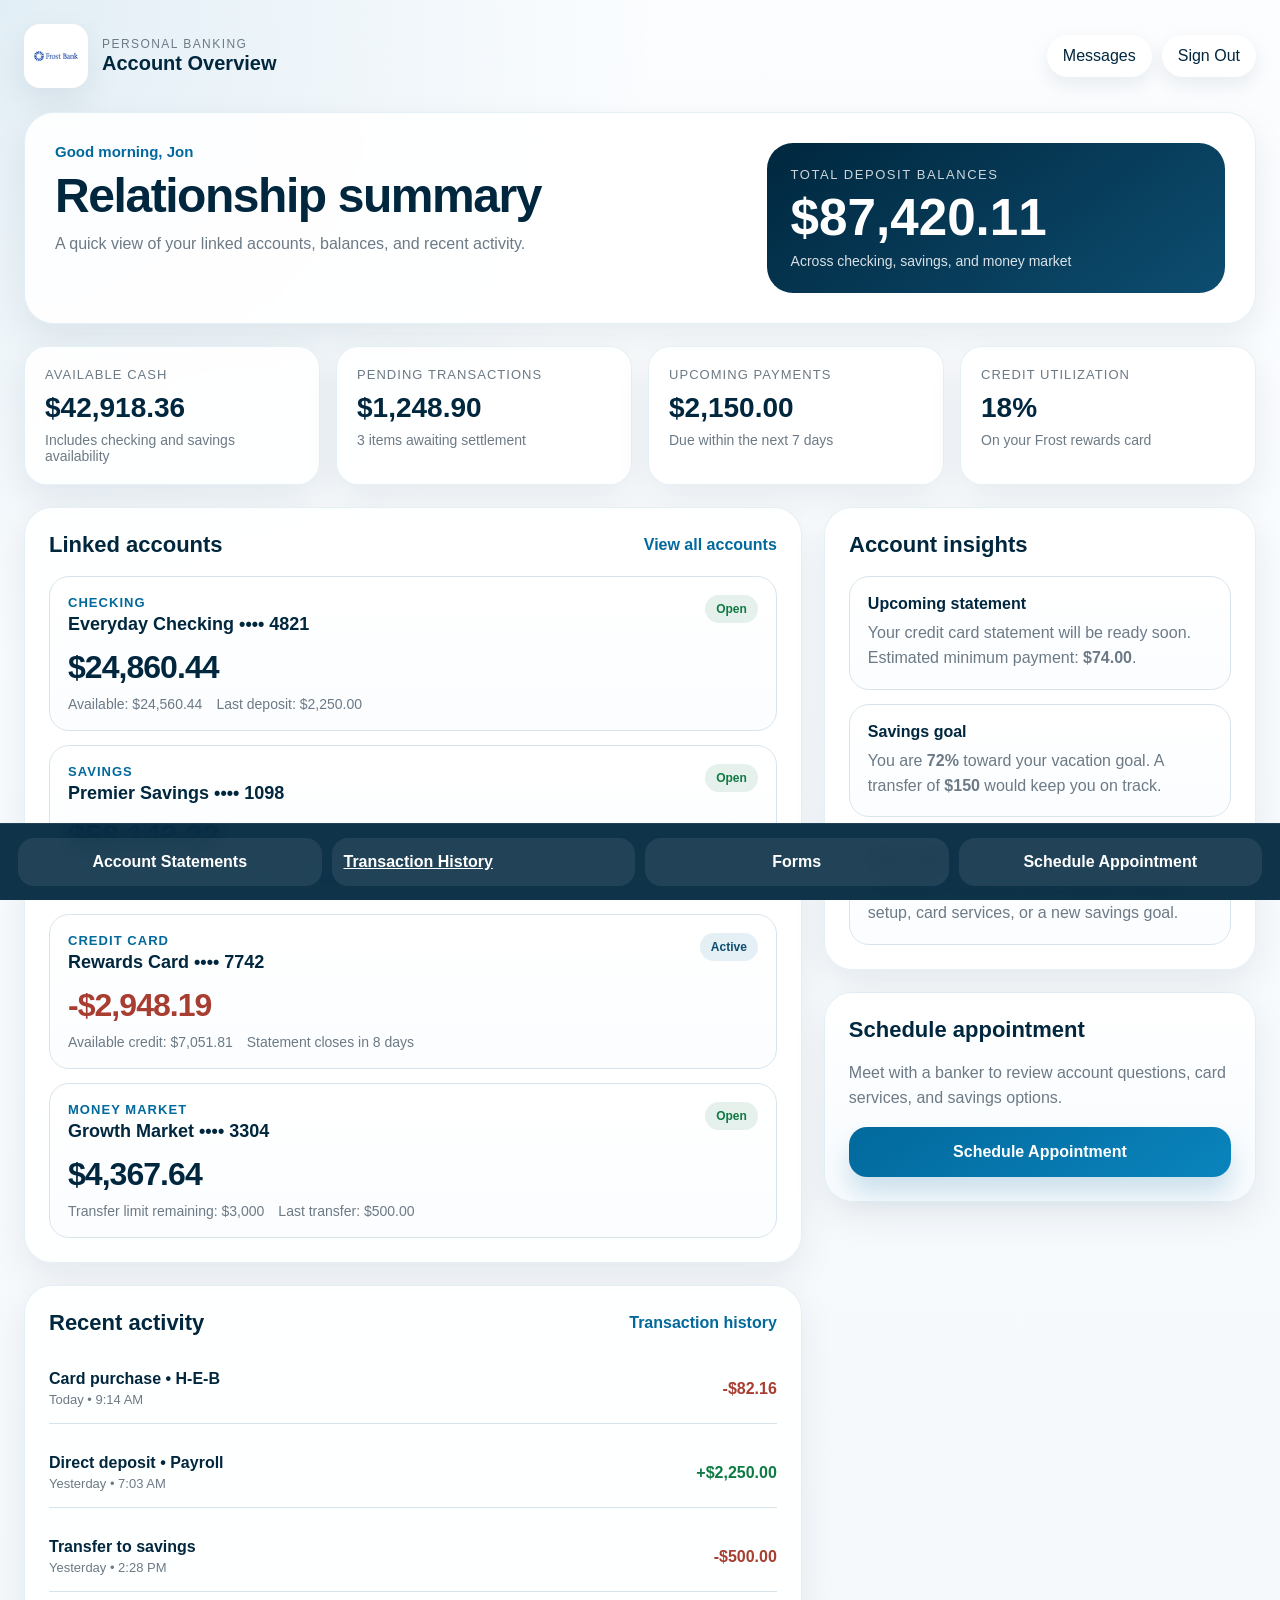
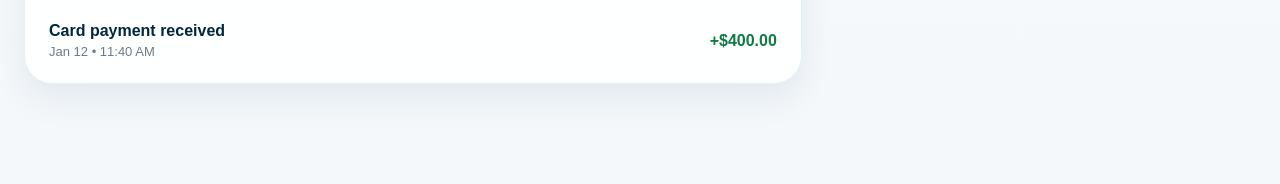
<file: index.html>
<!doctype html>
<html lang="en">
  <head>
    <meta charset="UTF-8" />
    <meta name="viewport" content="width=device-width, initial-scale=1.0" />
    <title>Frost Bank | Account Overview</title>
    <style>
      :root {
        --primary: #02699c;
        --primary-dark: #00273e;
        --bg: #f4f8fb;
        --card: #ffffff;
        --text: #163042;
        --muted: #6c7a86;
        --line: #d8e4ec;
        --shadow: 0 14px 35px rgba(0, 39, 62, 0.08);
        --radius: 22px;
      }

      * {
        box-sizing: border-box;
      }

      html {
        scroll-behavior: smooth;
      }

      body {
        margin: 0;
        font-family: Inter, "Segoe UI", Roboto, Helvetica, Arial, sans-serif;
        background:
          radial-gradient(circle at top left, rgba(2, 105, 156, 0.10), transparent 30%),
          linear-gradient(180deg, #fbfdff 0%, var(--bg) 100%);
        color: var(--text);
      }

      .page-shell {
        min-height: 100vh;
        padding: 24px 24px 100px;
      }

      .topbar {
        display: flex;
        align-items: center;
        justify-content: space-between;
        gap: 20px;
        max-width: 1280px;
        margin: 0 auto 24px;
      }

      .brand {
        display: flex;
        align-items: center;
        gap: 14px;
      }

      .brand-logo {
        width: 64px;
        height: 64px;
        object-fit: contain;
        background: #fff;
        border-radius: 16px;
        padding: 8px;
        box-shadow: var(--shadow);
      }

      .brand-copy {
        line-height: 1.1;
      }

      .brand-kicker {
        font-size: 12px;
        text-transform: uppercase;
        letter-spacing: 0.12em;
        color: var(--muted);
      }

      .brand-name {
        font-size: 20px;
        font-weight: 700;
        color: var(--primary-dark);
      }

      .topbar-actions {
        display: flex;
        gap: 10px;
        flex-wrap: wrap;
      }

      .ghost-btn,
      .text-btn,
      .primary-btn,
      .bottom-btn {
        border: 0;
        cursor: pointer;
        font: inherit;
        transition: transform 0.18s ease, box-shadow 0.18s ease, background 0.18s ease;
      }

      .ghost-btn {
        background: #fff;
        color: var(--primary-dark);
        padding: 12px 16px;
        border-radius: 999px;
        box-shadow: 0 8px 20px rgba(0, 39, 62, 0.08);
      }

      .ghost-btn:hover,
      .text-btn:hover,
      .primary-btn:hover,
      .bottom-btn:hover {
        transform: translateY(-1px);
      }

      .dashboard {
        max-width: 1280px;
        margin: 0 auto;
      }

      .hero {
        display: grid;
        grid-template-columns: 1.35fr 0.9fr;
        gap: 24px;
        align-items: stretch;
        margin-bottom: 22px;
      }

      .hero,
      .panel,
      .metric-card {
        background: rgba(255, 255, 255, 0.9);
        border: 1px solid rgba(2, 105, 156, 0.10);
        box-shadow: var(--shadow);
        backdrop-filter: blur(8px);
      }

      .hero {
        border-radius: 30px;
        padding: 30px;
      }

      .eyebrow {
        margin: 0 0 8px;
        color: var(--primary);
        font-size: 15px;
        font-weight: 700;
      }

      .hero h1 {
        margin: 0;
        font-size: clamp(30px, 4vw, 48px);
        color: var(--primary-dark);
        letter-spacing: -0.03em;
      }

      .hero-text {
        margin: 12px 0 0;
        color: var(--muted);
        max-width: 58ch;
      }

      .hero-balance {
        border-radius: 26px;
        padding: 24px;
        background: linear-gradient(145deg, var(--primary-dark), #0d4d70);
        color: #fff;
        display: flex;
        flex-direction: column;
        justify-content: center;
      }

      .hero-label {
        font-size: 13px;
        text-transform: uppercase;
        letter-spacing: 0.12em;
        opacity: 0.8;
      }

      .hero-value {
        font-size: clamp(34px, 4vw, 54px);
        font-weight: 800;
        margin-top: 10px;
        line-height: 1;
      }

      .hero-subtext {
        margin-top: 10px;
        font-size: 14px;
        opacity: 0.85;
      }

      .metrics {
        display: grid;
        grid-template-columns: repeat(4, minmax(0, 1fr));
        gap: 16px;
        margin-bottom: 22px;
      }

      .metric-card {
        border-radius: 22px;
        padding: 20px;
      }

      .metric-label {
        color: var(--muted);
        font-size: 13px;
        text-transform: uppercase;
        letter-spacing: 0.08em;
        margin-bottom: 10px;
      }

      .metric-value {
        color: var(--primary-dark);
        font-size: 28px;
        font-weight: 800;
      }

      .metric-subtext {
        margin-top: 8px;
        color: var(--muted);
        font-size: 14px;
      }

      .content-grid {
        display: grid;
        grid-template-columns: 1.35fr 0.75fr;
        gap: 22px;
        align-items: start;
      }

      .left-column,
      .right-column {
        display: grid;
        gap: 22px;
      }

      .panel {
        border-radius: 28px;
        padding: 24px;
      }

      .panel-header {
        display: flex;
        justify-content: space-between;
        align-items: center;
        gap: 12px;
        margin-bottom: 18px;
      }

      .panel-header h2 {
        margin: 0;
        color: var(--primary-dark);
        font-size: 22px;
      }

      .text-btn {
        background: transparent;
        color: var(--primary);
        padding: 0;
        font-weight: 700;
      }

      .account-list,
      .activity-list {
        display: grid;
        gap: 14px;
      }

      .account-card,
      .insight-card {
        border: 1px solid var(--line);
        border-radius: 20px;
        background: linear-gradient(180deg, #fff 0%, #fbfdff 100%);
      }

      .account-card {
        padding: 18px;
      }

      .account-top {
        display: flex;
        justify-content: space-between;
        gap: 16px;
        align-items: start;
        margin-bottom: 14px;
      }

      .account-type {
        color: var(--primary);
        font-size: 13px;
        font-weight: 800;
        text-transform: uppercase;
        letter-spacing: 0.08em;
      }

      .account-name {
        margin-top: 4px;
        font-size: 18px;
        font-weight: 700;
        color: var(--primary-dark);
      }

      .status-pill {
        white-space: nowrap;
        padding: 7px 11px;
        border-radius: 999px;
        font-size: 12px;
        font-weight: 700;
      }

      .status-pill.positive {
        color: #0f7a43;
        background: rgba(15, 122, 67, 0.10);
      }

      .status-pill.neutral {
        color: #0d4d70;
        background: rgba(2, 105, 156, 0.10);
      }

      .account-balance {
        font-size: 32px;
        font-weight: 800;
        letter-spacing: -0.03em;
        color: var(--primary-dark);
      }

      .account-balance.negative {
        color: #a83d31;
      }

      .account-meta {
        display: flex;
        gap: 14px;
        flex-wrap: wrap;
        margin-top: 10px;
        color: var(--muted);
        font-size: 14px;
      }

      .activity-item {
        display: flex;
        justify-content: space-between;
        gap: 16px;
        align-items: center;
        padding: 16px 0;
        border-bottom: 1px solid var(--line);
      }

      .activity-item:last-child {
        border-bottom: 0;
        padding-bottom: 0;
      }

      .activity-title {
        font-weight: 700;
        color: var(--primary-dark);
      }

      .activity-subtitle {
        margin-top: 4px;
        color: var(--muted);
        font-size: 13px;
      }

      .activity-amount {
        font-weight: 800;
        font-size: 16px;
        white-space: nowrap;
      }

      .activity-amount.positive {
        color: #0f7a43;
      }

      .activity-amount.negative {
        color: #a83d31;
      }

      .right-column .panel {
        position: relative;
      }

      .insight-card {
        padding: 18px;
        margin-bottom: 14px;
      }

      .insight-card:last-child {
        margin-bottom: 0;
      }

      .insight-title {
        font-weight: 800;
        color: var(--primary-dark);
        margin-bottom: 8px;
      }

      .insight-card p,
      .appointment-copy {
        margin: 0;
        color: var(--muted);
        line-height: 1.55;
      }

      .appointment-panel {
        background: linear-gradient(180deg, #ffffff 0%, #f7fbfe 100%);
      }

      .primary-btn {
        margin-top: 16px;
        width: 100%;
        background: linear-gradient(145deg, var(--primary), #0a84bd);
        color: white;
        padding: 16px 18px;
        border-radius: 18px;
        font-weight: 800;
        box-shadow: 0 16px 24px rgba(2, 105, 156, 0.18);
      }

      .bottom-actions {
        position: fixed;
        left: 0;
        right: 0;
        bottom: 0;
        display: grid;
        grid-template-columns: repeat(4, minmax(0, 1fr));
        gap: 10px;
        padding: 14px 18px;
        background: rgba(0, 39, 62, 0.94);
        backdrop-filter: blur(10px);
        border-top: 1px solid rgba(255, 255, 255, 0.08);
      }

      .bottom-btn {
        background: rgba(255, 255, 255, 0.08);
        color: #fff;
        padding: 15px 12px;
        border-radius: 16px;
        font-weight: 700;
      }

      .bottom-btn:hover {
        background: rgba(255, 255, 255, 0.14);
      }

      .toast {
        position: fixed;
        right: 18px;
        bottom: 86px;
        min-width: 240px;
        max-width: 360px;
        padding: 14px 16px;
        border-radius: 16px;
        background: var(--primary-dark);
        color: #fff;
        box-shadow: var(--shadow);
        opacity: 0;
        transform: translateY(10px);
        pointer-events: none;
        transition: opacity 0.22s ease, transform 0.22s ease;
      }

      .toast.show {
        opacity: 1;
        transform: translateY(0);
      }

      @media (max-width: 1080px) {
        .metrics {
          grid-template-columns: repeat(2, minmax(0, 1fr));
        }

        .hero,
        .content-grid {
          grid-template-columns: 1fr;
        }
      }

      @media (max-width: 720px) {
        .page-shell {
          padding: 18px 16px 110px;
        }

        .topbar {
          align-items: start;
          flex-direction: column;
        }

        .topbar-actions {
          width: 100%;
        }

        .ghost-btn {
          flex: 1;
        }

        .metrics {
          grid-template-columns: 1fr;
        }

        .account-top,
        .activity-item,
        .panel-header {
          align-items: start;
          flex-direction: column;
        }

        .bottom-actions {
          grid-template-columns: 1fr 1fr;
        }
      }
    </style>
  </head>
  <body>
    <div class="page-shell">
      <header class="topbar">
        <div class="brand">
          <img class="brand-logo" src="frost logo.png" alt="Frost Bank logo" />
          <div class="brand-copy">
            <div class="brand-kicker">Personal Banking</div>
            <div class="brand-name">Account Overview</div>
          </div>
        </div>

        <div class="topbar-actions">
          <button class="ghost-btn">Messages</button>
          <button class="ghost-btn">Sign Out</button>
        </div>
      </header>

      <main class="dashboard">
        <section class="hero">
          <div>
            <p class="eyebrow" id="greeting">Good morning, Jon</p>
            <h1>Relationship summary</h1>
            <p class="hero-text">
              A quick view of your linked accounts, balances, and recent activity.
            </p>
          </div>

          <div class="hero-balance">
            <div class="hero-label">Total deposit balances</div>
            <div class="hero-value">$87,420.11</div>
            <div class="hero-subtext">Across checking, savings, and money market</div>
          </div>
        </section>

        <section class="metrics">
          <article class="metric-card">
            <div class="metric-label">Available cash</div>
            <div class="metric-value">$42,918.36</div>
            <div class="metric-subtext">Includes checking and savings availability</div>
          </article>

          <article class="metric-card">
            <div class="metric-label">Pending transactions</div>
            <div class="metric-value">$1,248.90</div>
            <div class="metric-subtext">3 items awaiting settlement</div>
          </article>

          <article class="metric-card">
            <div class="metric-label">Upcoming payments</div>
            <div class="metric-value">$2,150.00</div>
            <div class="metric-subtext">Due within the next 7 days</div>
          </article>

          <article class="metric-card">
            <div class="metric-label">Credit utilization</div>
            <div class="metric-value">18%</div>
            <div class="metric-subtext">On your Frost rewards card</div>
          </article>
        </section>

        <section class="content-grid">
          <div class="left-column">
            <section class="panel">
              <div class="panel-header">
                <h2>Linked accounts</h2>
                <button class="text-btn">View all accounts</button>
              </div>

              <div class="account-list">
                <article class="account-card">
                  <div class="account-top">
                    <div>
                      <div class="account-type">Checking</div>
                      <div class="account-name">Everyday Checking •••• 4821</div>
                    </div>
                    <span class="status-pill positive">Open</span>
                  </div>
                  <div class="account-balance">$24,860.44</div>
                  <div class="account-meta">
                    <span>Available: $24,560.44</span>
                    <span>Last deposit: $2,250.00</span>
                  </div>
                </article>

                <article class="account-card">
                  <div class="account-top">
                    <div>
                      <div class="account-type">Savings</div>
                      <div class="account-name">Premier Savings •••• 1098</div>
                    </div>
                    <span class="status-pill positive">Open</span>
                  </div>
                  <div class="account-balance">$58,143.22</div>
                  <div class="account-meta">
                    <span>Interest earned this month: $84.19</span>
                    <span>Goal progress: 72%</span>
                  </div>
                </article>

                <article class="account-card">
                  <div class="account-top">
                    <div>
                      <div class="account-type">Credit Card</div>
                      <div class="account-name">Rewards Card •••• 7742</div>
                    </div>
                    <span class="status-pill neutral">Active</span>
                  </div>
                  <div class="account-balance negative">-$2,948.19</div>
                  <div class="account-meta">
                    <span>Available credit: $7,051.81</span>
                    <span>Statement closes in 8 days</span>
                  </div>
                </article>

                <article class="account-card">
                  <div class="account-top">
                    <div>
                      <div class="account-type">Money Market</div>
                      <div class="account-name">Growth Market •••• 3304</div>
                    </div>
                    <span class="status-pill positive">Open</span>
                  </div>
                  <div class="account-balance">$4,367.64</div>
                  <div class="account-meta">
                    <span>Transfer limit remaining: $3,000</span>
                    <span>Last transfer: $500.00</span>
                  </div>
                </article>
              </div>
            </section>

            <section class="panel">
              <div class="panel-header">
                <h2>Recent activity</h2>
                <button class="text-btn">Transaction history</button>
              </div>

              <div class="activity-list">
                <div class="activity-item">
                  <div>
                    <div class="activity-title">Card purchase • H-E-B</div>
                    <div class="activity-subtitle">Today • 9:14 AM</div>
                  </div>
                  <div class="activity-amount negative">-$82.16</div>
                </div>

                <div class="activity-item">
                  <div>
                    <div class="activity-title">Direct deposit • Payroll</div>
                    <div class="activity-subtitle">Yesterday • 7:03 AM</div>
                  </div>
                  <div class="activity-amount positive">+$2,250.00</div>
                </div>

                <div class="activity-item">
                  <div>
                    <div class="activity-title">Transfer to savings</div>
                    <div class="activity-subtitle">Yesterday • 2:28 PM</div>
                  </div>
                  <div class="activity-amount negative">-$500.00</div>
                </div>

                <div class="activity-item">
                  <div>
                    <div class="activity-title">Card payment received</div>
                    <div class="activity-subtitle">Jan 12 • 11:40 AM</div>
                  </div>
                  <div class="activity-amount positive">+$400.00</div>
                </div>
              </div>
            </section>
          </div>

          <aside class="right-column">
            <section class="panel">
              <div class="panel-header">
                <h2>Account insights</h2>
              </div>

              <div class="insight-card">
                <div class="insight-title">Upcoming statement</div>
                <p>
                  Your credit card statement will be ready soon. Estimated minimum payment:
                  <strong>$74.00</strong>.
                </p>
              </div>

              <div class="insight-card">
                <div class="insight-title">Savings goal</div>
                <p>
                  You are <strong>72%</strong> toward your vacation goal. A transfer of
                  <strong>$150</strong> would keep you on track.
                </p>
              </div>

              <div class="insight-card">
                <div class="insight-title">Need help?</div>
                <p>
                  Schedule an appointment to discuss account setup, card services, or a
                  new savings goal.
                </p>
              </div>
            </section>

            <section class="panel appointment-panel" id="appointment-panel">
              <div class="panel-header">
                <h2>Schedule appointment</h2>
              </div>

              <p class="appointment-copy">
                Meet with a banker to review account questions, card services, and
                savings options.
              </p>

              <button class="primary-btn" id="scheduleBtn">Schedule Appointment</button>
            </section>
          </aside>
        </section>
      </main>

      <nav class="bottom-actions" aria-label="Quick actions">
        <button class="bottom-btn" data-target="statements">Account Statements</button>
        <a class="bottom-btn" href="https://ealjim.github.io/frost/transaction.html">
  Transaction History
</a>
        <button class="bottom-btn" data-target="forms">Forms</button>
        <button class="bottom-btn" data-target="appointment-panel">Schedule Appointment</button>
      </nav>

      <div class="toast" id="toast" aria-live="polite" aria-atomic="true"></div>
    </div>

    <script>
      const greetingEl = document.getElementById("greeting");
      const toastEl = document.getElementById("toast");
      const scheduleBtn = document.getElementById("scheduleBtn");
      const bottomButtons = document.querySelectorAll(".bottom-btn");

      function setGreeting() {
        const hour = new Date().getHours();
        let greeting = "Good morning, Jon";

        if (hour >= 12 && hour < 17) {
          greeting = "Good afternoon, Jon";
        } else if (hour >= 17) {
          greeting = "Good evening, Jon";
        }

        greetingEl.textContent = greeting;
      }

      function showToast(message) {
        toastEl.textContent = message;
        toastEl.classList.add("show");

        window.clearTimeout(window.toastTimer);
        window.toastTimer = window.setTimeout(() => {
          toastEl.classList.remove("show");
        }, 2400);
      }

      setGreeting();

      scheduleBtn.addEventListener("click", () => {
        showToast("Appointment request started. A banker will contact you shortly.");
        document.getElementById("appointment-panel").scrollIntoView({
          behavior: "smooth",
          block: "start",
        });
      });

      bottomButtons.forEach((button) => {
        button.addEventListener("click", () => {
          const target = button.dataset.target;

          if (target === "appointment-panel") {
            document.getElementById(target).scrollIntoView({
              behavior: "smooth",
              block: "start",
            });
            showToast("Opening appointment section.");
            return;
          }

          if (target === "statements") {
            showToast("Account statements opened.");
          } else if (target === "history") {
            showToast("Transaction history opened.");
          } else if (target === "forms") {
            showToast("Forms section opened.");
          }
        });
      });
    </script>
  </body>
</html>
</file>
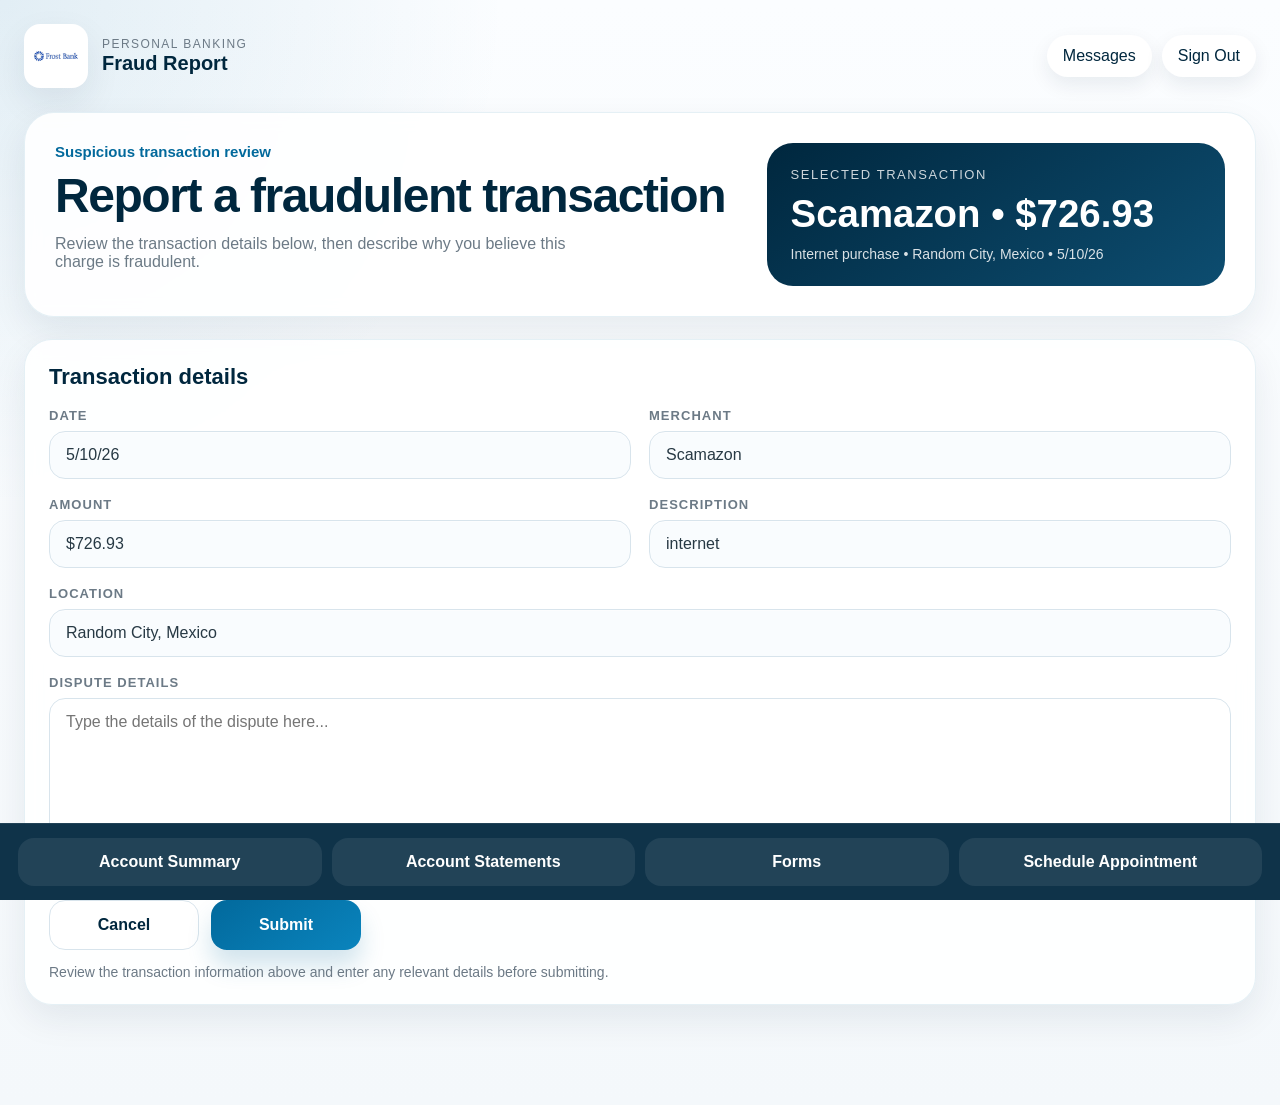
<file: fraud-report.html>
<!doctype html>
<html lang="en">
  <head>
    <meta charset="UTF-8" />
    <meta name="viewport" content="width=device-width, initial-scale=1.0" />
    <title>Frost Bank | Fraud Report</title>
    <style>
      :root {
        --primary: #02699c;
        --primary-dark: #00273e;
        --bg: #f4f8fb;
        --card: #ffffff;
        --text: #163042;
        --muted: #6c7a86;
        --line: #d8e4ec;
        --shadow: 0 14px 35px rgba(0, 39, 62, 0.08);
      }

      * {
        box-sizing: border-box;
      }

      html {
        scroll-behavior: smooth;
      }

      body {
        margin: 0;
        font-family: Inter, "Segoe UI", Roboto, Helvetica, Arial, sans-serif;
        background:
          radial-gradient(circle at top left, rgba(2, 105, 156, 0.10), transparent 30%),
          linear-gradient(180deg, #fbfdff 0%, var(--bg) 100%);
        color: var(--text);
      }

      .page-shell {
        min-height: 100vh;
        padding: 24px 24px 100px;
      }

      .topbar {
        display: flex;
        align-items: center;
        justify-content: space-between;
        gap: 20px;
        max-width: 1280px;
        margin: 0 auto 24px;
      }

      .brand {
        display: flex;
        align-items: center;
        gap: 14px;
      }

      .brand-logo {
        width: 64px;
        height: 64px;
        object-fit: contain;
        background: #fff;
        border-radius: 16px;
        padding: 8px;
        box-shadow: var(--shadow);
      }

      .brand-copy {
        line-height: 1.1;
      }

      .brand-kicker {
        font-size: 12px;
        text-transform: uppercase;
        letter-spacing: 0.12em;
        color: var(--muted);
      }

      .brand-name {
        font-size: 20px;
        font-weight: 700;
        color: var(--primary-dark);
      }

      .topbar-actions {
        display: flex;
        gap: 10px;
        flex-wrap: wrap;
      }

      .ghost-btn,
      .primary-btn,
      .secondary-btn {
        border: 0;
        cursor: pointer;
        font: inherit;
        transition: transform 0.18s ease, box-shadow 0.18s ease, background 0.18s ease;
      }

      .ghost-btn {
        background: #fff;
        color: var(--primary-dark);
        padding: 12px 16px;
        border-radius: 999px;
        box-shadow: 0 8px 20px rgba(0, 39, 62, 0.08);
      }

      .ghost-btn:hover,
      .primary-btn:hover,
      .secondary-btn:hover {
        transform: translateY(-1px);
      }

      .dashboard {
        max-width: 1280px;
        margin: 0 auto;
      }

      .hero {
        display: grid;
        grid-template-columns: 1.35fr 0.9fr;
        gap: 24px;
        align-items: stretch;
        margin-bottom: 22px;
      }

      .hero,
      .panel {
        background: rgba(255, 255, 255, 0.9);
        border: 1px solid rgba(2, 105, 156, 0.10);
        box-shadow: var(--shadow);
        backdrop-filter: blur(8px);
      }

      .hero {
        border-radius: 30px;
        padding: 30px;
      }

      .eyebrow {
        margin: 0 0 8px;
        color: var(--primary);
        font-size: 15px;
        font-weight: 700;
      }

      .hero h1 {
        margin: 0;
        font-size: clamp(30px, 4vw, 48px);
        color: var(--primary-dark);
        letter-spacing: -0.03em;
      }

      .hero-text {
        margin: 12px 0 0;
        color: var(--muted);
        max-width: 58ch;
      }

      .hero-balance {
        border-radius: 26px;
        padding: 24px;
        background: linear-gradient(145deg, var(--primary-dark), #0d4d70);
        color: #fff;
        display: flex;
        flex-direction: column;
        justify-content: center;
      }

      .hero-label {
        font-size: 13px;
        text-transform: uppercase;
        letter-spacing: 0.12em;
        opacity: 0.8;
      }

      .hero-value {
        font-size: clamp(28px, 3vw, 40px);
        font-weight: 800;
        margin-top: 10px;
        line-height: 1.15;
      }

      .hero-subtext {
        margin-top: 10px;
        font-size: 14px;
        opacity: 0.85;
      }

      .panel {
        border-radius: 28px;
        padding: 24px;
      }

      .panel-header {
        display: flex;
        justify-content: space-between;
        align-items: center;
        gap: 12px;
        margin-bottom: 18px;
      }

      .panel-header h2 {
        margin: 0;
        color: var(--primary-dark);
        font-size: 22px;
      }

      .form-grid {
        display: grid;
        grid-template-columns: repeat(2, minmax(0, 1fr));
        gap: 18px;
      }

      .field {
        display: flex;
        flex-direction: column;
        gap: 8px;
      }

      .field.full {
        grid-column: 1 / -1;
      }

      label {
        font-size: 13px;
        font-weight: 700;
        text-transform: uppercase;
        letter-spacing: 0.08em;
        color: var(--muted);
      }

      input,
      textarea {
        width: 100%;
        border: 1px solid var(--line);
        border-radius: 16px;
        padding: 14px 16px;
        font: inherit;
        color: var(--text);
        background: #fff;
        box-shadow: inset 0 1px 0 rgba(255, 255, 255, 0.6);
      }

      input[readonly] {
        background: #f9fcfe;
        color: #273944;
      }

      textarea {
        min-height: 180px;
        resize: vertical;
      }

      .actions {
        display: flex;
        gap: 12px;
        margin-top: 22px;
        flex-wrap: wrap;
      }

      .secondary-btn,
      .primary-btn {
        display: inline-flex;
        align-items: center;
        justify-content: center;
        text-decoration: none;
        padding: 15px 22px;
        border-radius: 16px;
        font-weight: 800;
        min-width: 150px;
      }

      .secondary-btn {
        background: #fff;
        color: var(--primary-dark);
        border: 1px solid var(--line);
      }

      .primary-btn {
        background: linear-gradient(145deg, var(--primary), #0a84bd);
        color: white;
        box-shadow: 0 16px 24px rgba(2, 105, 156, 0.18);
      }

      .helper {
        margin-top: 14px;
        color: var(--muted);
        font-size: 14px;
      }

      .bottom-actions {
        position: fixed;
        left: 0;
        right: 0;
        bottom: 0;
        display: grid;
        grid-template-columns: repeat(4, minmax(0, 1fr));
        gap: 10px;
        padding: 14px 18px;
        background: rgba(0, 39, 62, 0.94);
        backdrop-filter: blur(10px);
        border-top: 1px solid rgba(255, 255, 255, 0.08);
      }

      .bottom-btn {
        display: inline-flex;
        align-items: center;
        justify-content: center;
        text-decoration: none;
        background: rgba(255, 255, 255, 0.08);
        color: #fff;
        padding: 15px 12px;
        border-radius: 16px;
        font-weight: 700;
        text-align: center;
      }

      .bottom-btn:hover {
        background: rgba(255, 255, 255, 0.14);
      }

      @media (max-width: 1080px) {
        .hero {
          grid-template-columns: 1fr;
        }
      }

      @media (max-width: 720px) {
        .page-shell {
          padding: 18px 16px 110px;
        }

        .topbar {
          align-items: start;
          flex-direction: column;
        }

        .topbar-actions {
          width: 100%;
        }

        .ghost-btn {
          flex: 1;
        }

        .form-grid {
          grid-template-columns: 1fr;
        }

        .bottom-actions {
          grid-template-columns: 1fr 1fr;
        }
      }
    </style>
  </head>
  <body>
    <div class="page-shell">
      <header class="topbar">
        <div class="brand">
          <img class="brand-logo" src="frost logo.png" alt="Frost Bank logo" />
          <div class="brand-copy">
            <div class="brand-kicker">Personal Banking</div>
            <div class="brand-name">Fraud Report</div>
          </div>
        </div>

        <div class="topbar-actions">
          <button class="ghost-btn" type="button">Messages</button>
          <button class="ghost-btn" type="button">Sign Out</button>
        </div>
      </header>

      <main class="dashboard">
        <section class="hero">
          <div>
            <p class="eyebrow">Suspicious transaction review</p>
            <h1>Report a fraudulent transaction</h1>
            <p class="hero-text">
              Review the transaction details below, then describe why you believe this charge is fraudulent.
            </p>
          </div>

          <div class="hero-balance">
            <div class="hero-label">Selected transaction</div>
            <div class="hero-value">Scamazon • $726.93</div>
            <div class="hero-subtext">Internet purchase • Random City, Mexico • 5/10/26</div>
          </div>
        </section>

        <section class="panel">
          <div class="panel-header">
            <h2>Transaction details</h2>
          </div>

          <div class="form-grid">
            <div class="field">
              <label for="date">Date</label>
              <input id="date" type="text" value="5/10/26" readonly />
            </div>

            <div class="field">
              <label for="merchant">Merchant</label>
              <input id="merchant" type="text" value="Scamazon" readonly />
            </div>

            <div class="field">
              <label for="amount">Amount</label>
              <input id="amount" type="text" value="$726.93" readonly />
            </div>

            <div class="field">
              <label for="description">Description</label>
              <input id="description" type="text" value="internet" readonly />
            </div>

            <div class="field full">
              <label for="location">Location</label>
              <input id="location" type="text" value="Random City, Mexico" readonly />
            </div>

            <div class="field full">
              <label for="dispute">Dispute Details</label>
              <textarea
                id="dispute"
                placeholder="Type the details of the dispute here..."
              ></textarea>
            </div>
          </div>

          <div class="actions">
            <a class="secondary-btn" href="https://ealjim.github.io/frost/transaction.html">Cancel</a>
            <a class="primary-btn" href="https://ealjim.github.io/frost/labeledindex.html">Submit</a>
          </div>

          <div class="helper">
            Review the transaction information above and enter any relevant details before submitting.
          </div>
        </section>
      </main>

      <nav class="bottom-actions" aria-label="Quick actions">
        <a class="bottom-btn" href="index.html">Account Summary</a>
        <a class="bottom-btn" href="transaction.html">Account Statements</a>
        <a class="bottom-btn" href="#">Forms</a>
        <a class="bottom-btn" href="#">Schedule Appointment</a>
      </nav>
    </div>
  </body>
</html>
</file>
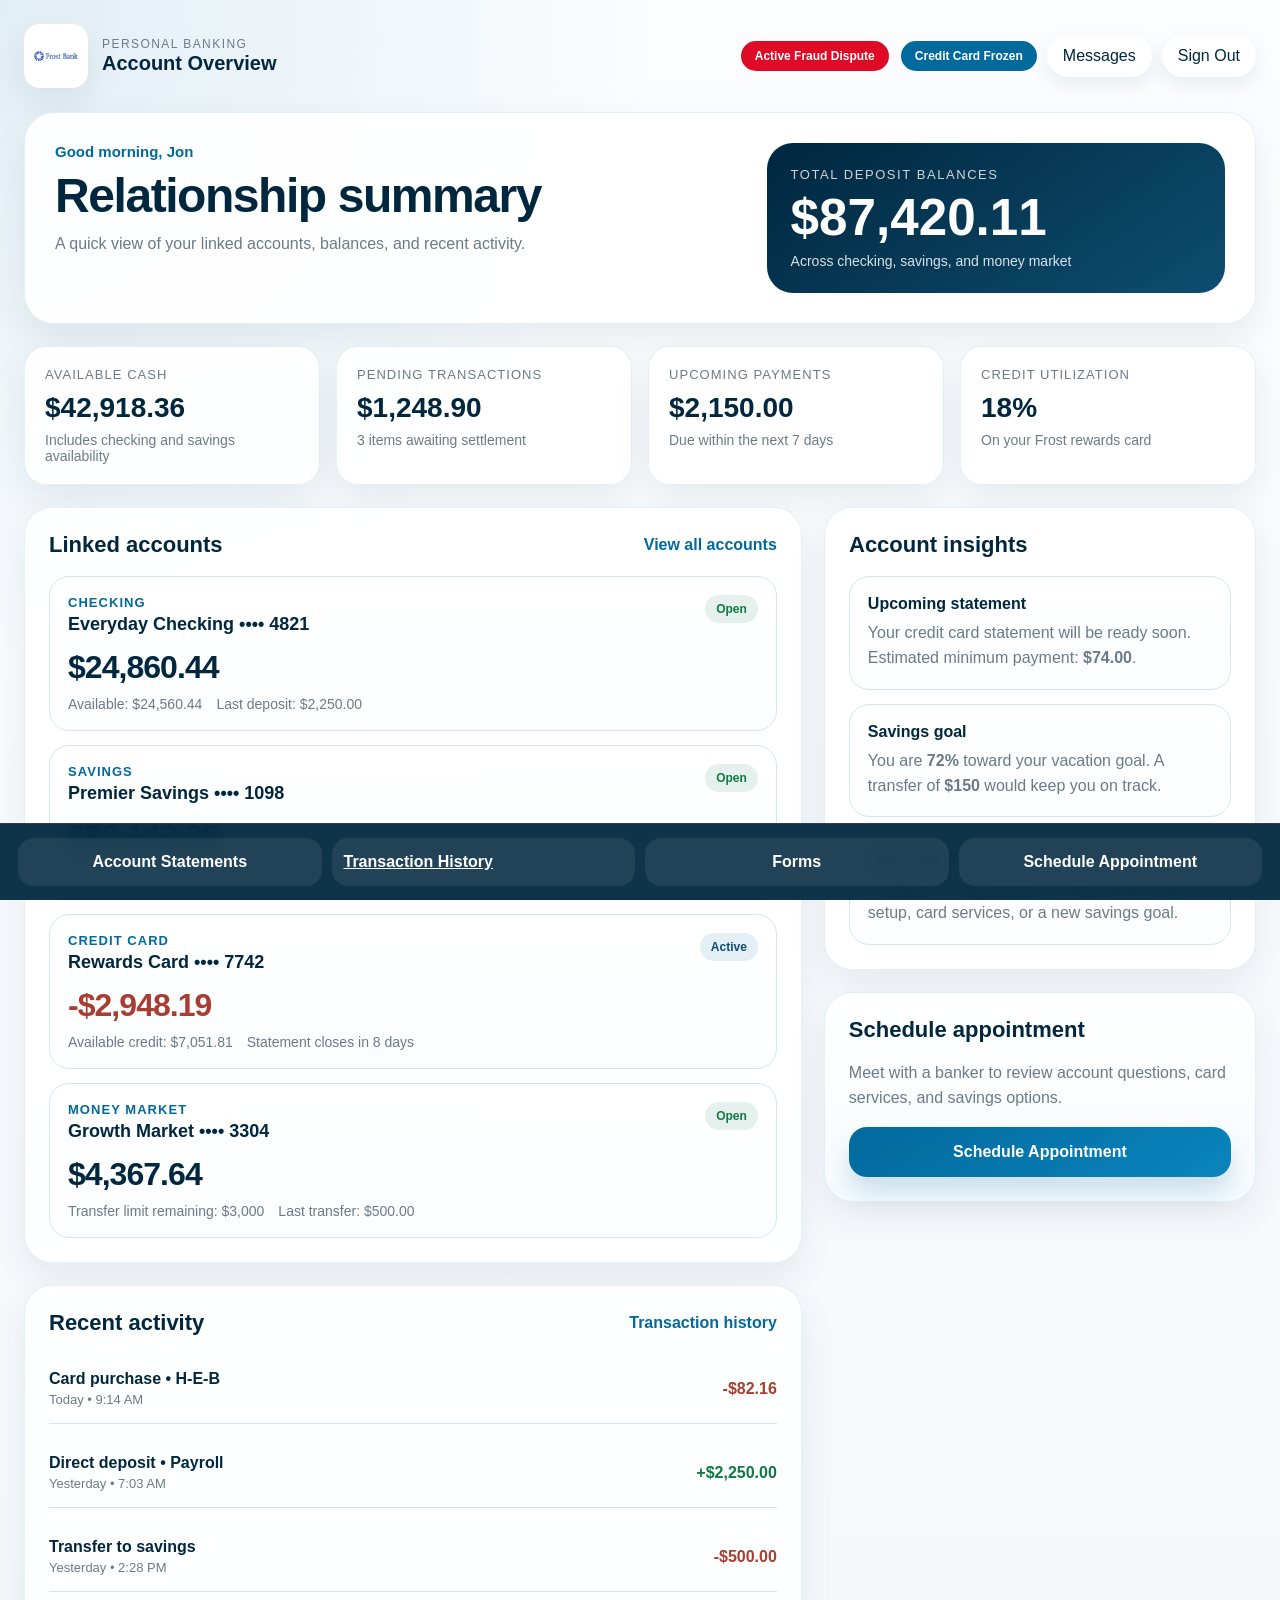
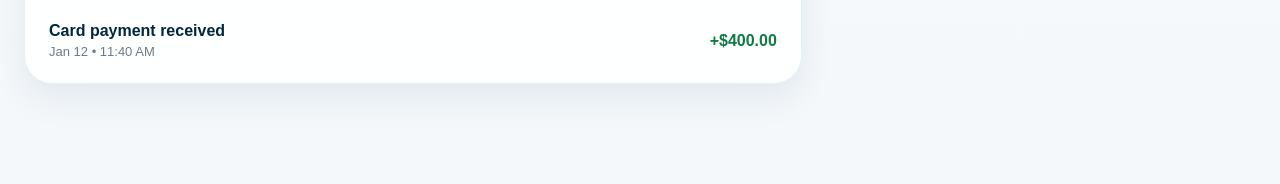
<file: labeledindex.html>
<!doctype html>
<html lang="en">
  <head>
    <meta charset="UTF-8" />
    <meta name="viewport" content="width=device-width, initial-scale=1.0" />
    <title>Frost Bank | Account Overview</title>
    <style>
      :root {
        --primary: #02699c;
        --primary-dark: #00273e;
        --bg: #f4f8fb;
        --card: #ffffff;
        --text: #163042;
        --muted: #6c7a86;
        --line: #d8e4ec;
        --shadow: 0 14px 35px rgba(0, 39, 62, 0.08);
        --radius: 22px;
      }

      * {
        box-sizing: border-box;
      }

      html {
        scroll-behavior: smooth;
      }

      body {
        margin: 0;
        font-family: Inter, "Segoe UI", Roboto, Helvetica, Arial, sans-serif;
        background:
          radial-gradient(circle at top left, rgba(2, 105, 156, 0.10), transparent 30%),
          linear-gradient(180deg, #fbfdff 0%, var(--bg) 100%);
        color: var(--text);
      }

      /* HEADER STATUS LABELS */
.status-container {
  display: flex;
  gap: 12px;
  align-items: center;
}

.status-label {
  padding: 8px 14px;
  border-radius: 999px;
  font-size: 12px;
  font-weight: 700;
  color: #fff;
  white-space: nowrap;
  display: inline-flex;
  align-items: center;
  justify-content: center;
}

.label-fraud {
  background: #de0a26;
}

.label-frozen {
  background: #02699c;
}

      .page-shell {
        min-height: 100vh;
        padding: 24px 24px 100px;
      }

      .topbar {
        display: flex;
        align-items: center;
        justify-content: space-between;
        gap: 20px;
        max-width: 1280px;
        margin: 0 auto 24px;
      }

      .brand {
        display: flex;
        align-items: center;
        gap: 14px;
      }

      .brand-logo {
        width: 64px;
        height: 64px;
        object-fit: contain;
        background: #fff;
        border-radius: 16px;
        padding: 8px;
        box-shadow: var(--shadow);
      }

      .brand-copy {
        line-height: 1.1;
      }

      .brand-kicker {
        font-size: 12px;
        text-transform: uppercase;
        letter-spacing: 0.12em;
        color: var(--muted);
      }

      .brand-name {
        font-size: 20px;
        font-weight: 700;
        color: var(--primary-dark);
      }

      .topbar-actions {
        display: flex;
        gap: 10px;
        flex-wrap: wrap;
      }

      .ghost-btn,
      .text-btn,
      .primary-btn,
      .bottom-btn {
        border: 0;
        cursor: pointer;
        font: inherit;
        transition: transform 0.18s ease, box-shadow 0.18s ease, background 0.18s ease;
      }

      .ghost-btn {
        background: #fff;
        color: var(--primary-dark);
        padding: 12px 16px;
        border-radius: 999px;
        box-shadow: 0 8px 20px rgba(0, 39, 62, 0.08);
      }

      .ghost-btn:hover,
      .text-btn:hover,
      .primary-btn:hover,
      .bottom-btn:hover {
        transform: translateY(-1px);
      }

      .dashboard {
        max-width: 1280px;
        margin: 0 auto;
      }

      .hero {
        display: grid;
        grid-template-columns: 1.35fr 0.9fr;
        gap: 24px;
        align-items: stretch;
        margin-bottom: 22px;
      }

      .hero,
      .panel,
      .metric-card {
        background: rgba(255, 255, 255, 0.9);
        border: 1px solid rgba(2, 105, 156, 0.10);
        box-shadow: var(--shadow);
        backdrop-filter: blur(8px);
      }

      .hero {
        border-radius: 30px;
        padding: 30px;
      }

      .eyebrow {
        margin: 0 0 8px;
        color: var(--primary);
        font-size: 15px;
        font-weight: 700;
      }

      .hero h1 {
        margin: 0;
        font-size: clamp(30px, 4vw, 48px);
        color: var(--primary-dark);
        letter-spacing: -0.03em;
      }

      .hero-text {
        margin: 12px 0 0;
        color: var(--muted);
        max-width: 58ch;
      }

      .hero-balance {
        border-radius: 26px;
        padding: 24px;
        background: linear-gradient(145deg, var(--primary-dark), #0d4d70);
        color: #fff;
        display: flex;
        flex-direction: column;
        justify-content: center;
      }

      .hero-label {
        font-size: 13px;
        text-transform: uppercase;
        letter-spacing: 0.12em;
        opacity: 0.8;
      }

      .hero-value {
        font-size: clamp(34px, 4vw, 54px);
        font-weight: 800;
        margin-top: 10px;
        line-height: 1;
      }

      .hero-subtext {
        margin-top: 10px;
        font-size: 14px;
        opacity: 0.85;
      }

      .metrics {
        display: grid;
        grid-template-columns: repeat(4, minmax(0, 1fr));
        gap: 16px;
        margin-bottom: 22px;
      }

      .metric-card {
        border-radius: 22px;
        padding: 20px;
      }

      .metric-label {
        color: var(--muted);
        font-size: 13px;
        text-transform: uppercase;
        letter-spacing: 0.08em;
        margin-bottom: 10px;
      }

      .metric-value {
        color: var(--primary-dark);
        font-size: 28px;
        font-weight: 800;
      }

      .metric-subtext {
        margin-top: 8px;
        color: var(--muted);
        font-size: 14px;
      }

      .content-grid {
        display: grid;
        grid-template-columns: 1.35fr 0.75fr;
        gap: 22px;
        align-items: start;
      }

      .left-column,
      .right-column {
        display: grid;
        gap: 22px;
      }

      .panel {
        border-radius: 28px;
        padding: 24px;
      }

      .panel-header {
        display: flex;
        justify-content: space-between;
        align-items: center;
        gap: 12px;
        margin-bottom: 18px;
      }

      .panel-header h2 {
        margin: 0;
        color: var(--primary-dark);
        font-size: 22px;
      }

      .text-btn {
        background: transparent;
        color: var(--primary);
        padding: 0;
        font-weight: 700;
      }

      .account-list,
      .activity-list {
        display: grid;
        gap: 14px;
      }

      .account-card,
      .insight-card {
        border: 1px solid var(--line);
        border-radius: 20px;
        background: linear-gradient(180deg, #fff 0%, #fbfdff 100%);
      }

      .account-card {
        padding: 18px;
      }

      .account-top {
        display: flex;
        justify-content: space-between;
        gap: 16px;
        align-items: start;
        margin-bottom: 14px;
      }

      .account-type {
        color: var(--primary);
        font-size: 13px;
        font-weight: 800;
        text-transform: uppercase;
        letter-spacing: 0.08em;
      }

      .account-name {
        margin-top: 4px;
        font-size: 18px;
        font-weight: 700;
        color: var(--primary-dark);
      }

      .status-pill {
        white-space: nowrap;
        padding: 7px 11px;
        border-radius: 999px;
        font-size: 12px;
        font-weight: 700;
      }

      .status-pill.positive {
        color: #0f7a43;
        background: rgba(15, 122, 67, 0.10);
      }

      .status-pill.neutral {
        color: #0d4d70;
        background: rgba(2, 105, 156, 0.10);
      }

      .account-balance {
        font-size: 32px;
        font-weight: 800;
        letter-spacing: -0.03em;
        color: var(--primary-dark);
      }

      .account-balance.negative {
        color: #a83d31;
      }

      .account-meta {
        display: flex;
        gap: 14px;
        flex-wrap: wrap;
        margin-top: 10px;
        color: var(--muted);
        font-size: 14px;
      }

      .activity-item {
        display: flex;
        justify-content: space-between;
        gap: 16px;
        align-items: center;
        padding: 16px 0;
        border-bottom: 1px solid var(--line);
      }

      .activity-item:last-child {
        border-bottom: 0;
        padding-bottom: 0;
      }

      .activity-title {
        font-weight: 700;
        color: var(--primary-dark);
      }

      .activity-subtitle {
        margin-top: 4px;
        color: var(--muted);
        font-size: 13px;
      }

      .activity-amount {
        font-weight: 800;
        font-size: 16px;
        white-space: nowrap;
      }

      .activity-amount.positive {
        color: #0f7a43;
      }

      .activity-amount.negative {
        color: #a83d31;
      }

      .right-column .panel {
        position: relative;
      }

      .insight-card {
        padding: 18px;
        margin-bottom: 14px;
      }

      .insight-card:last-child {
        margin-bottom: 0;
      }

      .insight-title {
        font-weight: 800;
        color: var(--primary-dark);
        margin-bottom: 8px;
      }

      .insight-card p,
      .appointment-copy {
        margin: 0;
        color: var(--muted);
        line-height: 1.55;
      }

      .appointment-panel {
        background: linear-gradient(180deg, #ffffff 0%, #f7fbfe 100%);
      }

      .primary-btn {
        margin-top: 16px;
        width: 100%;
        background: linear-gradient(145deg, var(--primary), #0a84bd);
        color: white;
        padding: 16px 18px;
        border-radius: 18px;
        font-weight: 800;
        box-shadow: 0 16px 24px rgba(2, 105, 156, 0.18);
      }

      .bottom-actions {
        position: fixed;
        left: 0;
        right: 0;
        bottom: 0;
        display: grid;
        grid-template-columns: repeat(4, minmax(0, 1fr));
        gap: 10px;
        padding: 14px 18px;
        background: rgba(0, 39, 62, 0.94);
        backdrop-filter: blur(10px);
        border-top: 1px solid rgba(255, 255, 255, 0.08);
      }

      .bottom-btn {
        background: rgba(255, 255, 255, 0.08);
        color: #fff;
        padding: 15px 12px;
        border-radius: 16px;
        font-weight: 700;
      }

      .bottom-btn:hover {
        background: rgba(255, 255, 255, 0.14);
      }

      .toast {
        position: fixed;
        right: 18px;
        bottom: 86px;
        min-width: 240px;
        max-width: 360px;
        padding: 14px 16px;
        border-radius: 16px;
        background: var(--primary-dark);
        color: #fff;
        box-shadow: var(--shadow);
        opacity: 0;
        transform: translateY(10px);
        pointer-events: none;
        transition: opacity 0.22s ease, transform 0.22s ease;
      }

      .toast.show {
        opacity: 1;
        transform: translateY(0);
      }

      @media (max-width: 1080px) {
        .metrics {
          grid-template-columns: repeat(2, minmax(0, 1fr));
        }

        .hero,
        .content-grid {
          grid-template-columns: 1fr;
        }
      }

      @media (max-width: 720px) {
        .page-shell {
          padding: 18px 16px 110px;
        }

        .topbar {
          align-items: start;
          flex-direction: column;
        }

        .topbar-actions {
          width: 100%;
        }

        .ghost-btn {
          flex: 1;
        }

        .metrics {
          grid-template-columns: 1fr;
        }

        .account-top,
        .activity-item,
        .panel-header {
          align-items: start;
          flex-direction: column;
        }

        .bottom-actions {
          grid-template-columns: 1fr 1fr;
        }
      }
    </style>
  </head>
  <body>
    <div class="page-shell">
      <header class="topbar">
        <div class="brand">
          <img class="brand-logo" src="frost logo.png" alt="Frost Bank logo" />
          <div class="brand-copy">
            <div class="brand-kicker">Personal Banking</div>
            <div class="brand-name">Account Overview</div>
          </div>
        </div>


        <div class="topbar-actions">
          <!-- STATUS LABELS -->
<div class="status-container">
  <div class="status-label label-fraud">
    Active Fraud Dispute
  </div>
  <div class="status-label label-frozen">
    Credit Card Frozen
  </div>
</div>
          <button class="ghost-btn">Messages</button>
          <button class="ghost-btn">Sign Out</button>
        </div>
      </header>

      <main class="dashboard">
        <section class="hero">
          <div>
            <p class="eyebrow" id="greeting">Good morning, Jon</p>
            <h1>Relationship summary</h1>
            <p class="hero-text">
              A quick view of your linked accounts, balances, and recent activity.
            </p>
          </div>

          <div class="hero-balance">
            <div class="hero-label">Total deposit balances</div>
            <div class="hero-value">$87,420.11</div>
            <div class="hero-subtext">Across checking, savings, and money market</div>
          </div>
        </section>

        <section class="metrics">
          <article class="metric-card">
            <div class="metric-label">Available cash</div>
            <div class="metric-value">$42,918.36</div>
            <div class="metric-subtext">Includes checking and savings availability</div>
          </article>

          <article class="metric-card">
            <div class="metric-label">Pending transactions</div>
            <div class="metric-value">$1,248.90</div>
            <div class="metric-subtext">3 items awaiting settlement</div>
          </article>

          <article class="metric-card">
            <div class="metric-label">Upcoming payments</div>
            <div class="metric-value">$2,150.00</div>
            <div class="metric-subtext">Due within the next 7 days</div>
          </article>

          <article class="metric-card">
            <div class="metric-label">Credit utilization</div>
            <div class="metric-value">18%</div>
            <div class="metric-subtext">On your Frost rewards card</div>
          </article>
        </section>

        <section class="content-grid">
          <div class="left-column">
            <section class="panel">
              <div class="panel-header">
                <h2>Linked accounts</h2>
                <button class="text-btn">View all accounts</button>
              </div>

              <div class="account-list">
                <article class="account-card">
                  <div class="account-top">
                    <div>
                      <div class="account-type">Checking</div>
                      <div class="account-name">Everyday Checking •••• 4821</div>
                    </div>
                    <span class="status-pill positive">Open</span>
                  </div>
                  <div class="account-balance">$24,860.44</div>
                  <div class="account-meta">
                    <span>Available: $24,560.44</span>
                    <span>Last deposit: $2,250.00</span>
                  </div>
                </article>

                <article class="account-card">
                  <div class="account-top">
                    <div>
                      <div class="account-type">Savings</div>
                      <div class="account-name">Premier Savings •••• 1098</div>
                    </div>
                    <span class="status-pill positive">Open</span>
                  </div>
                  <div class="account-balance">$58,143.22</div>
                  <div class="account-meta">
                    <span>Interest earned this month: $84.19</span>
                    <span>Goal progress: 72%</span>
                  </div>
                </article>

                <article class="account-card">
                  <div class="account-top">
                    <div>
                      <div class="account-type">Credit Card</div>
                      <div class="account-name">Rewards Card •••• 7742</div>
                    </div>
                    <span class="status-pill neutral">Active</span>
                  </div>
                  <div class="account-balance negative">-$2,948.19</div>
                  <div class="account-meta">
                    <span>Available credit: $7,051.81</span>
                    <span>Statement closes in 8 days</span>
                  </div>
                </article>

                <article class="account-card">
                  <div class="account-top">
                    <div>
                      <div class="account-type">Money Market</div>
                      <div class="account-name">Growth Market •••• 3304</div>
                    </div>
                    <span class="status-pill positive">Open</span>
                  </div>
                  <div class="account-balance">$4,367.64</div>
                  <div class="account-meta">
                    <span>Transfer limit remaining: $3,000</span>
                    <span>Last transfer: $500.00</span>
                  </div>
                </article>
              </div>
            </section>

            <section class="panel">
              <div class="panel-header">
                <h2>Recent activity</h2>
                <button class="text-btn">Transaction history</button>
              </div>

              <div class="activity-list">
                <div class="activity-item">
                  <div>
                    <div class="activity-title">Card purchase • H-E-B</div>
                    <div class="activity-subtitle">Today • 9:14 AM</div>
                  </div>
                  <div class="activity-amount negative">-$82.16</div>
                </div>

                <div class="activity-item">
                  <div>
                    <div class="activity-title">Direct deposit • Payroll</div>
                    <div class="activity-subtitle">Yesterday • 7:03 AM</div>
                  </div>
                  <div class="activity-amount positive">+$2,250.00</div>
                </div>

                <div class="activity-item">
                  <div>
                    <div class="activity-title">Transfer to savings</div>
                    <div class="activity-subtitle">Yesterday • 2:28 PM</div>
                  </div>
                  <div class="activity-amount negative">-$500.00</div>
                </div>

                <div class="activity-item">
                  <div>
                    <div class="activity-title">Card payment received</div>
                    <div class="activity-subtitle">Jan 12 • 11:40 AM</div>
                  </div>
                  <div class="activity-amount positive">+$400.00</div>
                </div>
              </div>
            </section>
          </div>

          <aside class="right-column">
            <section class="panel">
              <div class="panel-header">
                <h2>Account insights</h2>
              </div>

              <div class="insight-card">
                <div class="insight-title">Upcoming statement</div>
                <p>
                  Your credit card statement will be ready soon. Estimated minimum payment:
                  <strong>$74.00</strong>.
                </p>
              </div>

              <div class="insight-card">
                <div class="insight-title">Savings goal</div>
                <p>
                  You are <strong>72%</strong> toward your vacation goal. A transfer of
                  <strong>$150</strong> would keep you on track.
                </p>
              </div>

              <div class="insight-card">
                <div class="insight-title">Need help?</div>
                <p>
                  Schedule an appointment to discuss account setup, card services, or a
                  new savings goal.
                </p>
              </div>
            </section>

            <section class="panel appointment-panel" id="appointment-panel">
              <div class="panel-header">
                <h2>Schedule appointment</h2>
              </div>

              <p class="appointment-copy">
                Meet with a banker to review account questions, card services, and
                savings options.
              </p>

              <button class="primary-btn" id="scheduleBtn">Schedule Appointment</button>
            </section>
          </aside>
        </section>
      </main>

      <nav class="bottom-actions" aria-label="Quick actions">
        <button class="bottom-btn" data-target="statements">Account Statements</button>
        <a class="bottom-btn" href="https://ealjim.github.io/frost/transaction.html">
  Transaction History
</a>
        <button class="bottom-btn" data-target="forms">Forms</button>
        <button class="bottom-btn" data-target="appointment-panel">Schedule Appointment</button>
      </nav>

      <div class="toast" id="toast" aria-live="polite" aria-atomic="true"></div>
    </div>

    <script>
      const greetingEl = document.getElementById("greeting");
      const toastEl = document.getElementById("toast");
      const scheduleBtn = document.getElementById("scheduleBtn");
      const bottomButtons = document.querySelectorAll(".bottom-btn");

      function setGreeting() {
        const hour = new Date().getHours();
        let greeting = "Good morning, Jon";

        if (hour >= 12 && hour < 17) {
          greeting = "Good afternoon, Jon";
        } else if (hour >= 17) {
          greeting = "Good evening, Jon";
        }

        greetingEl.textContent = greeting;
      }

      function showToast(message) {
        toastEl.textContent = message;
        toastEl.classList.add("show");

        window.clearTimeout(window.toastTimer);
        window.toastTimer = window.setTimeout(() => {
          toastEl.classList.remove("show");
        }, 2400);
      }

      setGreeting();

      scheduleBtn.addEventListener("click", () => {
        showToast("Appointment request started. A banker will contact you shortly.");
        document.getElementById("appointment-panel").scrollIntoView({
          behavior: "smooth",
          block: "start",
        });
      });

      bottomButtons.forEach((button) => {
        button.addEventListener("click", () => {
          const target = button.dataset.target;

          if (target === "appointment-panel") {
            document.getElementById(target).scrollIntoView({
              behavior: "smooth",
              block: "start",
            });
            showToast("Opening appointment section.");
            return;
          }

          if (target === "statements") {
            showToast("Account statements opened.");
          } else if (target === "history") {
            showToast("Transaction history opened.");
          } else if (target === "forms") {
            showToast("Forms section opened.");
          }
        });
      });
    </script>
  </body>
</html>
</file>
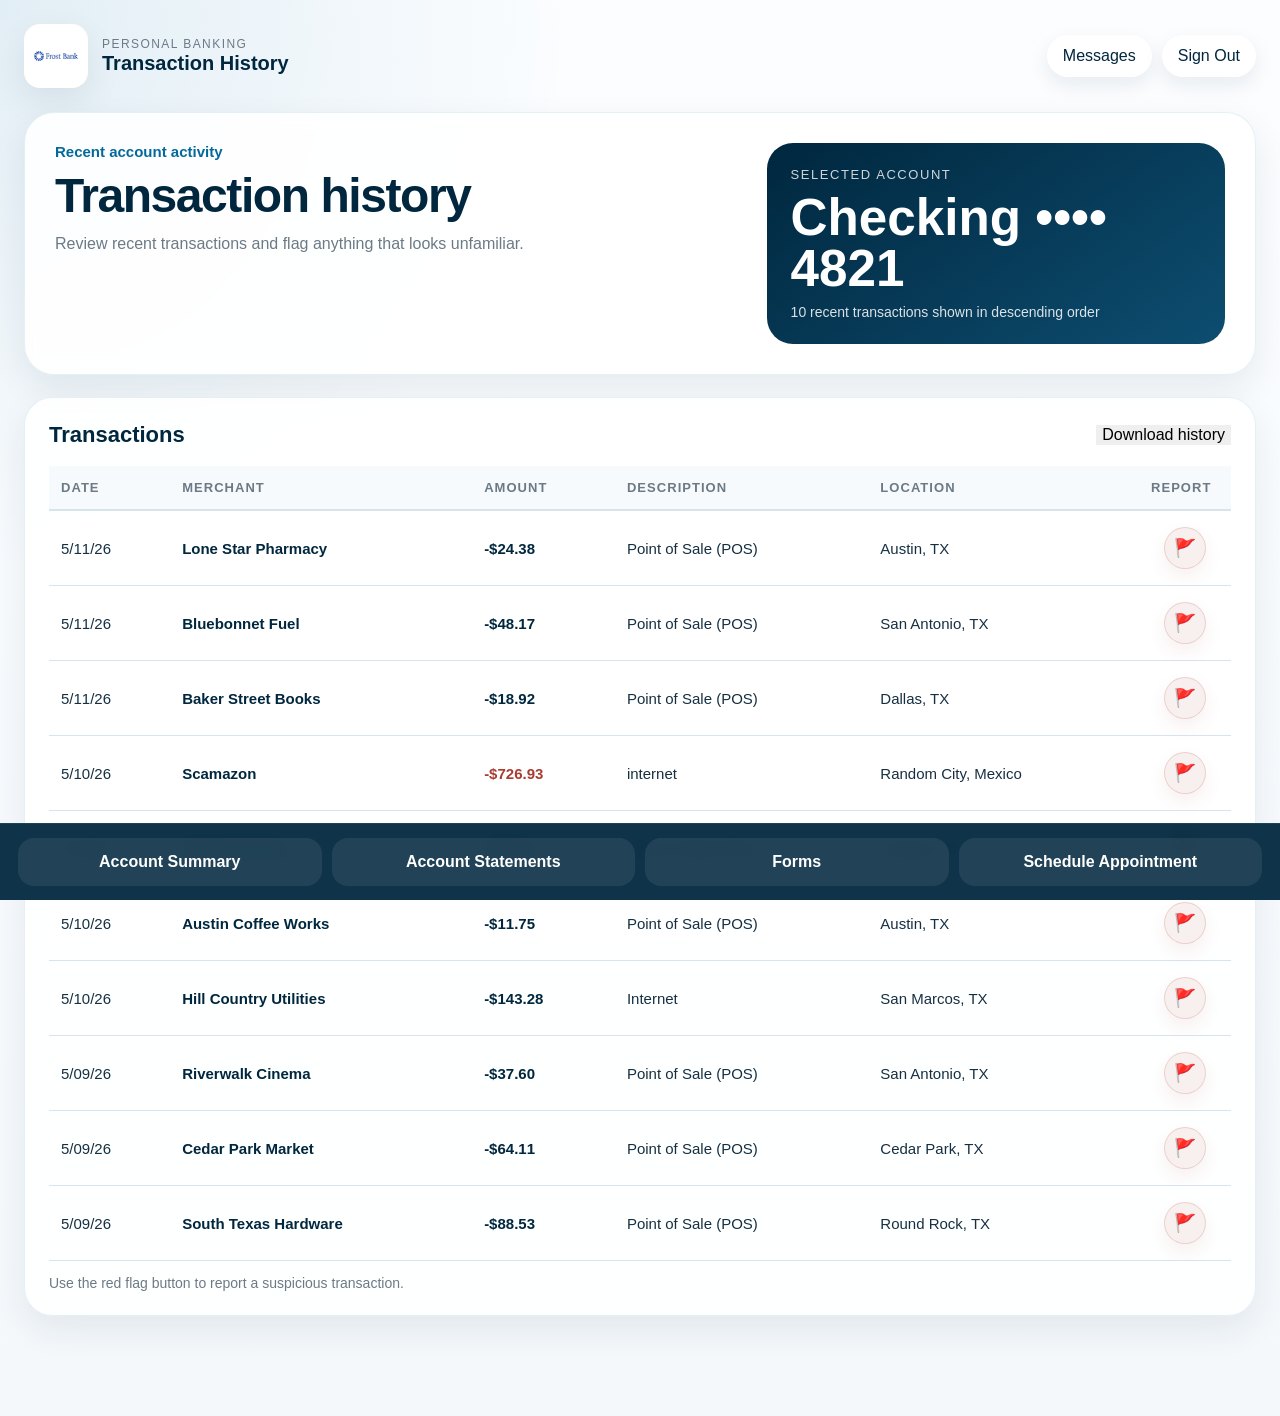
<file: transaction.html>
<!doctype html>
<html lang="en">
  <head>
    <meta charset="UTF-8" />
    <meta name="viewport" content="width=device-width, initial-scale=1.0" />
    <title>Frost Bank | Transaction History</title>
    <style>
      :root {
        --primary: #02699c;
        --primary-dark: #00273e;
        --bg: #f4f8fb;
        --card: #ffffff;
        --text: #163042;
        --muted: #6c7a86;
        --line: #d8e4ec;
        --shadow: 0 14px 35px rgba(0, 39, 62, 0.08);
      }

      * {
        box-sizing: border-box;
      }

      html {
        scroll-behavior: smooth;
      }

      body {
        margin: 0;
        font-family: Inter, "Segoe UI", Roboto, Helvetica, Arial, sans-serif;
        background:
          radial-gradient(circle at top left, rgba(2, 105, 156, 0.10), transparent 30%),
          linear-gradient(180deg, #fbfdff 0%, var(--bg) 100%);
        color: var(--text);
      }

      .page-shell {
        min-height: 100vh;
        padding: 24px 24px 100px;
      }

      .topbar {
        display: flex;
        align-items: center;
        justify-content: space-between;
        gap: 20px;
        max-width: 1280px;
        margin: 0 auto 24px;
      }

      .brand {
        display: flex;
        align-items: center;
        gap: 14px;
      }

      .brand-logo {
        width: 64px;
        height: 64px;
        object-fit: contain;
        background: #fff;
        border-radius: 16px;
        padding: 8px;
        box-shadow: var(--shadow);
      }

      .brand-copy {
        line-height: 1.1;
      }

      .brand-kicker {
        font-size: 12px;
        text-transform: uppercase;
        letter-spacing: 0.12em;
        color: var(--muted);
      }

      .brand-name {
        font-size: 20px;
        font-weight: 700;
        color: var(--primary-dark);
      }

      .topbar-actions {
        display: flex;
        gap: 10px;
        flex-wrap: wrap;
      }

      .ghost-btn,
      .text-btn,
      .primary-btn,
      .bottom-btn,
      .flag-btn {
        border: 0;
        cursor: pointer;
        font: inherit;
        transition: transform 0.18s ease, box-shadow 0.18s ease, background 0.18s ease;
      }

      .ghost-btn {
        background: #fff;
        color: var(--primary-dark);
        padding: 12px 16px;
        border-radius: 999px;
        box-shadow: 0 8px 20px rgba(0, 39, 62, 0.08);
      }

      .ghost-btn:hover,
      .text-btn:hover,
      .primary-btn:hover,
      .bottom-btn:hover,
      .flag-btn:hover {
        transform: translateY(-1px);
      }

      .dashboard {
        max-width: 1280px;
        margin: 0 auto;
      }

      .hero {
        display: grid;
        grid-template-columns: 1.35fr 0.9fr;
        gap: 24px;
        align-items: stretch;
        margin-bottom: 22px;
      }

      .hero,
      .panel {
        background: rgba(255, 255, 255, 0.9);
        border: 1px solid rgba(2, 105, 156, 0.10);
        box-shadow: var(--shadow);
        backdrop-filter: blur(8px);
      }

      .hero {
        border-radius: 30px;
        padding: 30px;
      }

      .eyebrow {
        margin: 0 0 8px;
        color: var(--primary);
        font-size: 15px;
        font-weight: 700;
      }

      .hero h1 {
        margin: 0;
        font-size: clamp(30px, 4vw, 48px);
        color: var(--primary-dark);
        letter-spacing: -0.03em;
      }

      .hero-text {
        margin: 12px 0 0;
        color: var(--muted);
        max-width: 58ch;
      }

      .hero-balance {
        border-radius: 26px;
        padding: 24px;
        background: linear-gradient(145deg, var(--primary-dark), #0d4d70);
        color: #fff;
        display: flex;
        flex-direction: column;
        justify-content: center;
      }

      .hero-label {
        font-size: 13px;
        text-transform: uppercase;
        letter-spacing: 0.12em;
        opacity: 0.8;
      }

      .hero-value {
        font-size: clamp(34px, 4vw, 54px);
        font-weight: 800;
        margin-top: 10px;
        line-height: 1;
      }

      .hero-subtext {
        margin-top: 10px;
        font-size: 14px;
        opacity: 0.85;
      }

      .panel {
        border-radius: 28px;
        padding: 24px;
      }

      .panel-header {
        display: flex;
        justify-content: space-between;
        align-items: center;
        gap: 12px;
        margin-bottom: 18px;
      }

      .panel-header h2 {
        margin: 0;
        color: var(--primary-dark);
        font-size: 22px;
      }

      .table-wrap {
        overflow-x: auto;
      }

      table {
        width: 100%;
        border-collapse: collapse;
        min-width: 980px;
      }

      thead th {
        text-align: left;
        font-size: 13px;
        text-transform: uppercase;
        letter-spacing: 0.08em;
        color: var(--muted);
        padding: 14px 12px;
        border-bottom: 2px solid var(--line);
        background: rgba(2, 105, 156, 0.03);
      }

      tbody td {
        padding: 16px 12px;
        border-bottom: 1px solid var(--line);
        vertical-align: middle;
        font-size: 15px;
      }

      tbody tr:hover {
        background: rgba(2, 105, 156, 0.035);
      }

      .amount {
        font-weight: 800;
        color: var(--primary-dark);
        white-space: nowrap;
      }

      .amount.large {
        color: #a83d31;
      }

      .merchant {
        font-weight: 700;
        color: var(--primary-dark);
      }

      .description,
      .location,
      .date {
        color: var(--text);
      }

      .flag-cell {
        width: 92px;
        text-align: center;
      }

      .flag-btn {
        width: 42px;
        height: 42px;
        border-radius: 999px;
        border: 1px solid rgba(168, 61, 49, 0.18);
        background: rgba(168, 61, 49, 0.08);
        display: inline-flex;
        align-items: center;
        justify-content: center;
        color: #b43c32;
        box-shadow: 0 8px 18px rgba(168, 61, 49, 0.08);
      }

      .flag-btn span {
        font-size: 18px;
        line-height: 1;
      }

      .table-note {
        margin-top: 14px;
        color: var(--muted);
        font-size: 14px;
      }

      .bottom-actions {
        position: fixed;
        left: 0;
        right: 0;
        bottom: 0;
        display: grid;
        grid-template-columns: repeat(4, minmax(0, 1fr));
        gap: 10px;
        padding: 14px 18px;
        background: rgba(0, 39, 62, 0.94);
        backdrop-filter: blur(10px);
        border-top: 1px solid rgba(255, 255, 255, 0.08);
      }

      .bottom-btn {
        display: inline-flex;
        align-items: center;
        justify-content: center;
        text-decoration: none;
        background: rgba(255, 255, 255, 0.08);
        color: #fff;
        padding: 15px 12px;
        border-radius: 16px;
        font-weight: 700;
        text-align: center;
      }

      .bottom-btn:hover {
        background: rgba(255, 255, 255, 0.14);
      }

      .toast {
        position: fixed;
        right: 18px;
        bottom: 86px;
        min-width: 240px;
        max-width: 360px;
        padding: 14px 16px;
        border-radius: 16px;
        background: var(--primary-dark);
        color: #fff;
        box-shadow: var(--shadow);
        opacity: 0;
        transform: translateY(10px);
        pointer-events: none;
        transition: opacity 0.22s ease, transform 0.22s ease;
      }

      .toast.show {
        opacity: 1;
        transform: translateY(0);
      }

      @media (max-width: 1080px) {
        .hero {
          grid-template-columns: 1fr;
        }
      }

      @media (max-width: 720px) {
        .page-shell {
          padding: 18px 16px 110px;
        }

        .topbar {
          align-items: start;
          flex-direction: column;
        }

        .topbar-actions {
          width: 100%;
        }

        .ghost-btn {
          flex: 1;
        }

        .bottom-actions {
          grid-template-columns: 1fr 1fr;
        }
      }
    </style>
  </head>
  <body>
    <div class="page-shell">
      <header class="topbar">
        <div class="brand">
          <img class="brand-logo" src="frost logo.png" alt="Frost Bank logo" />
          <div class="brand-copy">
            <div class="brand-kicker">Personal Banking</div>
            <div class="brand-name">Transaction History</div>
          </div>
        </div>

        <div class="topbar-actions">
          <button class="ghost-btn" type="button">Messages</button>
          <button class="ghost-btn" type="button">Sign Out</button>
        </div>
      </header>

      <main class="dashboard">
        <section class="hero">
          <div>
            <p class="eyebrow">Recent account activity</p>
            <h1>Transaction history</h1>
            <p class="hero-text">
              Review recent transactions and flag anything that looks unfamiliar.
            </p>
          </div>

          <div class="hero-balance">
            <div class="hero-label">Selected account</div>
            <div class="hero-value">Checking •••• 4821</div>
            <div class="hero-subtext">10 recent transactions shown in descending order</div>
          </div>
        </section>

        <section class="panel">
          <div class="panel-header">
            <h2>Transactions</h2>
            <button class="text-btn" type="button">Download history</button>
          </div>

          <div class="table-wrap">
            <table aria-label="Transaction history">
              <thead>
                <tr>
                  <th>Date</th>
                  <th>Merchant</th>
                  <th>Amount</th>
                  <th>Description</th>
                  <th>Location</th>
                  <th>Report</th>
                </tr>
              </thead>
              <tbody>
                <tr>
                  <td class="date">5/11/26</td>
                  <td class="merchant">Lone Star Pharmacy</td>
                  <td class="amount">-$24.38</td>
                  <td class="description">Point of Sale (POS)</td>
                  <td class="location">Austin, TX</td>
                  <td class="flag-cell">
                    <button class="flag-btn" type="button" data-url="fraud-report.html" aria-label="Report transaction">
                      <span>🚩</span>
                    </button>
                  </td>
                </tr>
                <tr>
                  <td class="date">5/11/26</td>
                  <td class="merchant">Bluebonnet Fuel</td>
                  <td class="amount">-$48.17</td>
                  <td class="description">Point of Sale (POS)</td>
                  <td class="location">San Antonio, TX</td>
                  <td class="flag-cell">
                    <button class="flag-btn" type="button" data-url="fraud-report.html" aria-label="Report transaction">
                      <span>🚩</span>
                    </button>
                  </td>
                </tr>
                <tr>
                  <td class="date">5/11/26</td>
                  <td class="merchant">Baker Street Books</td>
                  <td class="amount">-$18.92</td>
                  <td class="description">Point of Sale (POS)</td>
                  <td class="location">Dallas, TX</td>
                  <td class="flag-cell">
                    <button class="flag-btn" type="button" data-url="fraud-report.html" aria-label="Report transaction">
                      <span>🚩</span>
                    </button>
                  </td>
                </tr>
                <tr>
                  <td class="date">5/10/26</td>
                  <td class="merchant">Scamazon</td>
                  <td class="amount large">-$726.93</td>
                  <td class="description">internet</td>
                  <td class="location">Random City, Mexico</td>
                  <td class="flag-cell">
                    <button class="flag-btn" type="button" data-url="fraud-report.html" aria-label="Report transaction">
                      <span>🚩</span>
                    </button>
                  </td>
                </tr>
                <tr>
                  <td class="date">5/10/26</td>
                  <td class="merchant">Trinity Grocery</td>
                  <td class="amount">-$92.44</td>
                  <td class="description">Point of Sale (POS)</td>
                  <td class="location">Houston, TX</td>
                  <td class="flag-cell">
                    <button class="flag-btn" type="button" data-url="fraud-report.html" aria-label="Report transaction">
                      <span>🚩</span>
                    </button>
                  </td>
                </tr>
                <tr>
                  <td class="date">5/10/26</td>
                  <td class="merchant">Austin Coffee Works</td>
                  <td class="amount">-$11.75</td>
                  <td class="description">Point of Sale (POS)</td>
                  <td class="location">Austin, TX</td>
                  <td class="flag-cell">
                    <button class="flag-btn" type="button" data-url="fraud-report.html" aria-label="Report transaction">
                      <span>🚩</span>
                    </button>
                  </td>
                </tr>
                <tr>
                  <td class="date">5/10/26</td>
                  <td class="merchant">Hill Country Utilities</td>
                  <td class="amount">-$143.28</td>
                  <td class="description">Internet</td>
                  <td class="location">San Marcos, TX</td>
                  <td class="flag-cell">
                    <button class="flag-btn" type="button" data-url="fraud-report.html" aria-label="Report transaction">
                      <span>🚩</span>
                    </button>
                  </td>
                </tr>
                <tr>
                  <td class="date">5/09/26</td>
                  <td class="merchant">Riverwalk Cinema</td>
                  <td class="amount">-$37.60</td>
                  <td class="description">Point of Sale (POS)</td>
                  <td class="location">San Antonio, TX</td>
                  <td class="flag-cell">
                    <button class="flag-btn" type="button" data-url="fraud-report.html" aria-label="Report transaction">
                      <span>🚩</span>
                    </button>
                  </td>
                </tr>
                <tr>
                  <td class="date">5/09/26</td>
                  <td class="merchant">Cedar Park Market</td>
                  <td class="amount">-$64.11</td>
                  <td class="description">Point of Sale (POS)</td>
                  <td class="location">Cedar Park, TX</td>
                  <td class="flag-cell">
                    <button class="flag-btn" type="button" data-url="fraud-report.html" aria-label="Report transaction">
                      <span>🚩</span>
                    </button>
                  </td>
                </tr>
                <tr>
                  <td class="date">5/09/26</td>
                  <td class="merchant">South Texas Hardware</td>
                  <td class="amount">-$88.53</td>
                  <td class="description">Point of Sale (POS)</td>
                  <td class="location">Round Rock, TX</td>
                  <td class="flag-cell">
                    <button class="flag-btn" type="button" data-url="fraud-report.html" aria-label="Report transaction">
                      <span>🚩</span>
                    </button>
                  </td>
                </tr>
              </tbody>
            </table>
          </div>

          <div class="table-note">
            Use the red flag button to report a suspicious transaction.
          </div>
        </section>
      </main>

      <nav class="bottom-actions" aria-label="Quick actions">
        <a class="bottom-btn" href="index.html">Account Summary</a>
        <a class="bottom-btn" href="transaction.html">Account Statements</a>
        <a class="bottom-btn" href="#">Forms</a>
        <a class="bottom-btn" href="#">Schedule Appointment</a>
      </nav>

      <div class="toast" id="toast" aria-live="polite" aria-atomic="true"></div>
    </div>

    <script>
      const toastEl = document.getElementById("toast");
      const flagButtons = document.querySelectorAll(".flag-btn");

      function showToast(message) {
        toastEl.textContent = message;
        toastEl.classList.add("show");

        window.clearTimeout(window.toastTimer);
        window.toastTimer = window.setTimeout(() => {
          toastEl.classList.remove("show");
        }, 1800);
      }

      flagButtons.forEach((button) => {
        button.addEventListener("click", () => {
          const url = button.dataset.url || "fraud-report.html";
          window.location.href = url;
        });
      });
    </script>
  </body>
</html>
</file>
